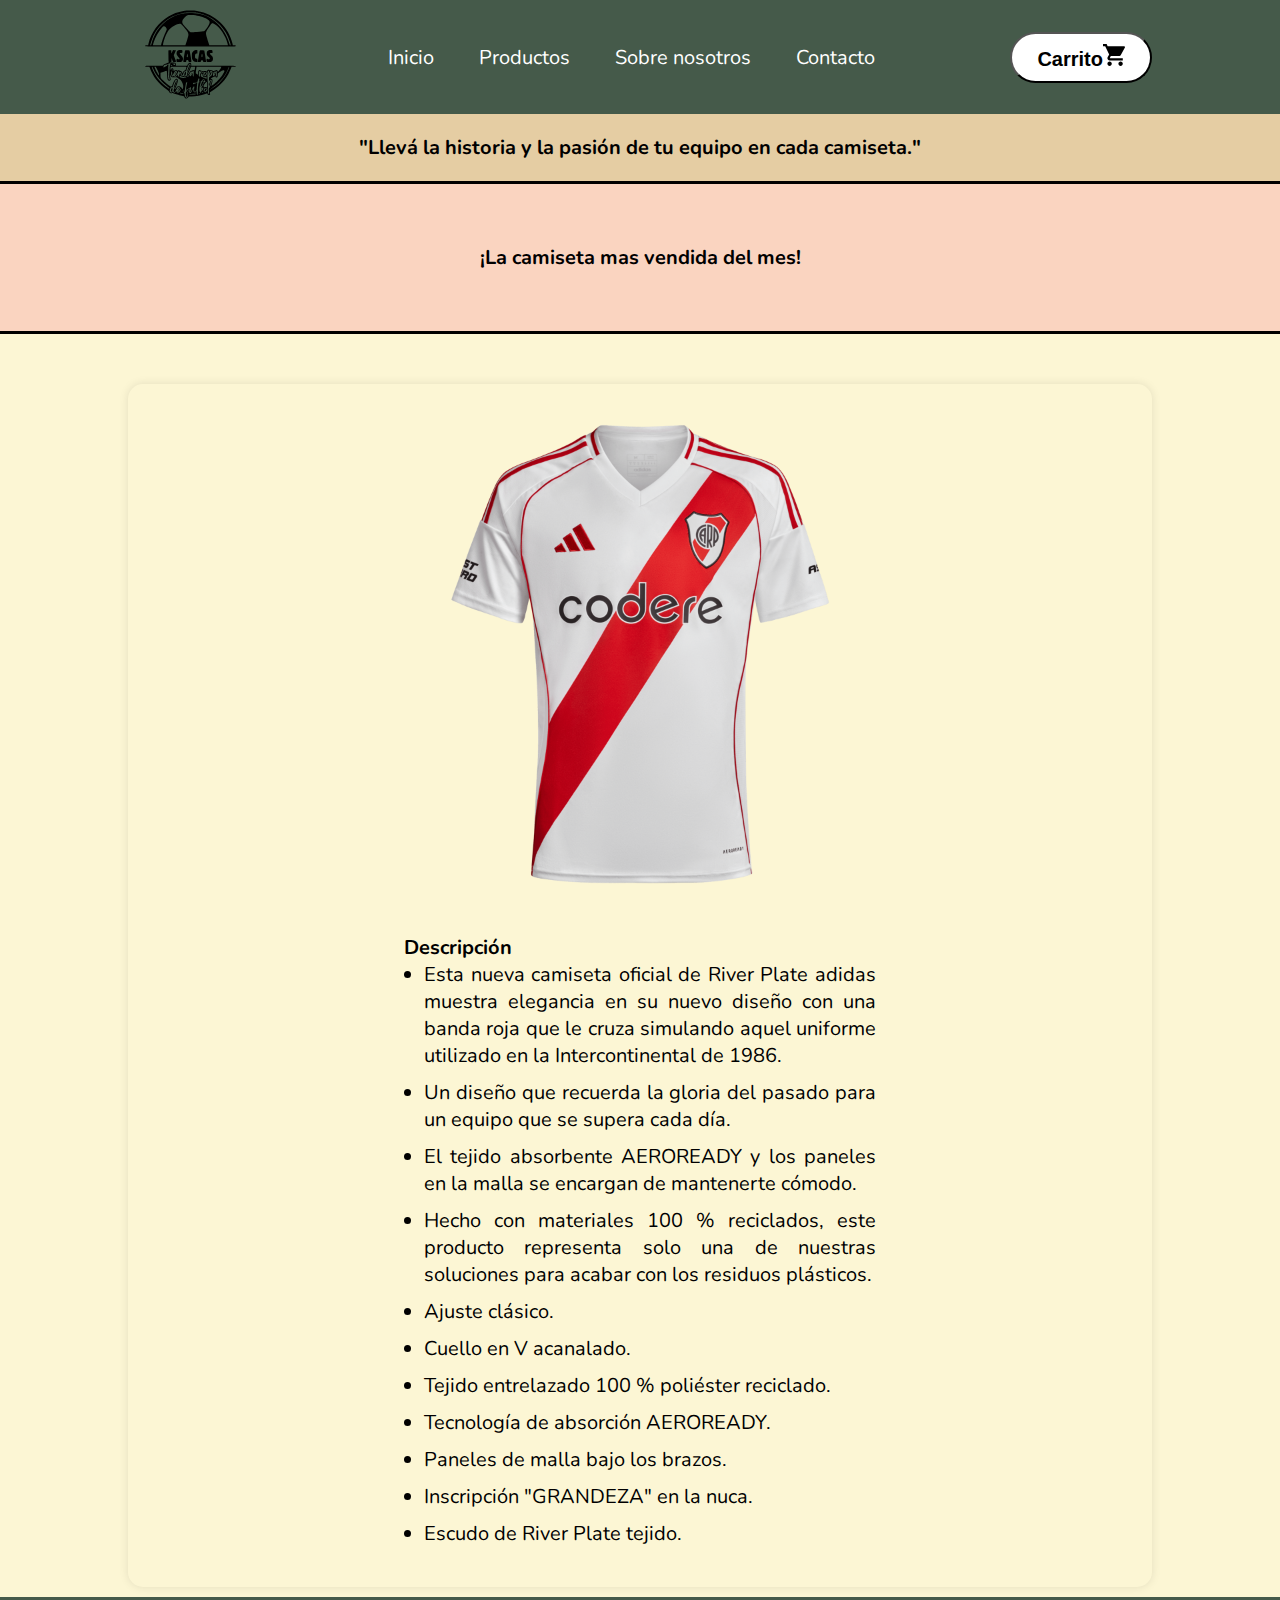
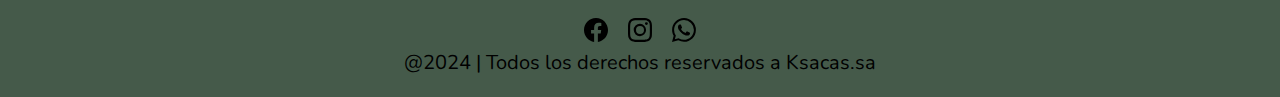
<file: index.html>
<!DOCTYPE html>
<html lang="es">
<head>
    <meta charset="UTF-8">
    <meta name="viewport" content="width=device-width, initial-scale=1.0">
    <title>Ksacas</title>
    <link rel="stylesheet" href="./style.css">
</head>
<body>
    <header class="header">
        <div class="logo">
            <img src="img/1.svg" alt="logo">
        </div>
        <nav >
            <ul class="links-nav">
                <li><a href="index.html">Inicio</a></li>  
                <li><a href="paginas/productos.html">Productos</a></li>
                <li><a href="paginas/sobrenosotros.html">Sobre nosotros</a></li>
                <li><a href="paginas/contacto.html">Contacto</a></li>
            </ul>
        </nav>
        <a href="#" class="btn"><button>Carrito<i><img src="img/shopping-cart_icon-icons.com_72552.svg" alt="carrito" width="22px"></i></button></a>
    </header>
    <div class="tit-index"> <h2>"Llevá la historia y la pasión de tu equipo en cada camiseta."</h2></div>
    <div class="tit-casmasvend"> <h2>¡La camiseta mas vendida del mes!</h2></div>
    <main class="main-index">
        <img src="img/Productos-destacados/producto-destacado-1.jpg" alt="Producto mas vendido" id="img-index">
        <div id="desc-prod">
            <b>Descripción</b>
            <ul>
                <li>Esta nueva camiseta oficial de River Plate adidas muestra elegancia en su nuevo diseño con una banda roja que le cruza simulando aquel uniforme utilizado en la Intercontinental de 1986.</li>
                <li>Un diseño que recuerda la gloria del pasado para un equipo que se supera cada día.</li>
                <li>El tejido absorbente AEROREADY y los paneles en la malla se encargan de mantenerte cómodo.</li>
                <li>Hecho con materiales 100 % reciclados, este producto representa solo una de nuestras soluciones para acabar con los residuos plásticos.</li>
                <li>Ajuste clásico.</li>
                <li>Cuello en V acanalado.</li>
                <li>Tejido entrelazado 100 % poliéster reciclado.</li>
                <li>Tecnología de absorción AEROREADY.</li>
                <li>Paneles de malla bajo los brazos.</li>
                <li>Inscripción "GRANDEZA" en la nuca.</li>
                <li>Escudo de River Plate tejido.</li>
            </ul>
        </div>
    </main>



    <footer class="footer">
        <ul class="icons-redes">
          <li class="elem-icon"></li>
          <a href="#" class="icon"><img src="img/facebook.svg" alt="icono facebook" width="24px" height="24px"></a>
          <li class="elem-icon"></li>
          <a href="#" class="icon"><img src="img/instagram.svg" alt="icono instagram" width="24px" height="24px"></a>
          <li class="elem-icon"></li>
          <a href="#" class="icon"><img src="img/whatsapp.svg" alt="icono whatsapp" width="24px" height="24px"></a>
        </ul>
      
        <div><p>@2024 | Todos los derechos reservados a Ksacas.sa</p></div>
    </footer>   
<script src="../script.js"></script>
</body>
</html>
</file>
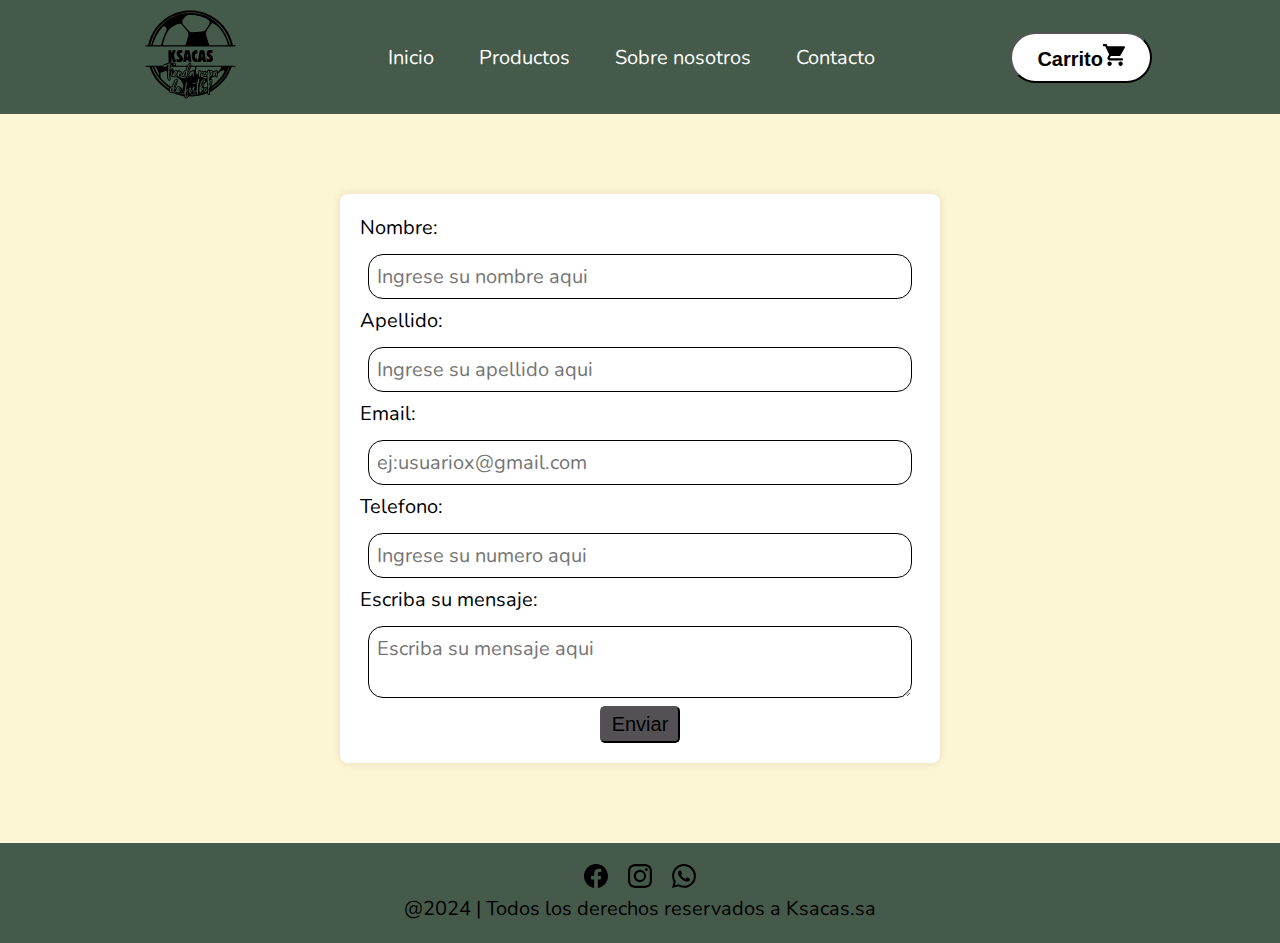
<file: paginas/contacto.html>
<!DOCTYPE html>
<html lang="es">
<head>
    <meta charset="UTF-8">
    <meta name="viewport" content="width=device-width, initial-scale=1.0">
    <title>Document</title>
    <link rel="stylesheet" href="./../style.css">
</head>
 <body>
    <header class="header">
        <div class="logo">
            <img src="../img/1.svg" alt="logo">
        </div>
        <nav >
            <ul class="links-nav">
                <li><a href="../index.html">Inicio</a></li>  
                <li><a href="productos.html">Productos</a></li>
                <li><a href="sobrenosotros.html">Sobre nosotros</a></li>
                <li><a href="contacto.html">Contacto</a></li>
            </ul>
        </nav>
        <a href="#" class="btn"><button>Carrito<i><img src="../img/shopping-cart_icon-icons.com_72552.svg" alt="carrito" width="22px"></i></button></a>
    </header>
 

    <section class="form">
        <form action="https://formsubmit.co/marcospalavecino57@gmail.com" method="post" id="contactForm">
            <div>
                <label for="nombre">Nombre: </label>
                <input type="text" name="nombre" id="nombre" placeholder="Ingrese su nombre aqui">
                <label for="apellido">Apellido: </label>
                <input type="text" name="apellido" id="apellido" placeholder="Ingrese su apellido aqui">
                <label for="email">Email:</label>
                <input type="email" name="email" id="email" placeholder="ej:usuariox@gmail.com">
                <label for="telefono">Telefono: </label>
                <input type="tel" name="tel" id="telefono" placeholder="Ingrese su numero aqui">
                <label for="mensaje">Escriba su mensaje:</label>
                <textarea name="msj" id="msj" placeholder="Escriba su mensaje aqui"></textarea>
                <button type="submit">Enviar</button>
            </div>

        </form>

    </section>
    <footer class="footer">
        <ul class="icons-redes">
          <li class="elem-icon"></li>
          <a href="#" class="icon"><img src="../img/facebook.svg" alt="icono facebook" width="24px" height="24px"></a>
          <li class="elem-icon"></li>
          <a href="#" class="icon"><img src="../img/instagram.svg" alt="icono instagram" width="24px" height="24px"></a>
          <li class="elem-icon"></li>
          <a href="#" class="icon"><img src="../img/whatsapp.svg" alt="icono whatsapp" width="24px" height="24px"></a>
        </ul>
      
        <div><p>@2024 | Todos los derechos reservados a Ksacas.sa</p></div>
      </footer>   
      <script src="../script.js"></script>
    </body>
</html>
</file>
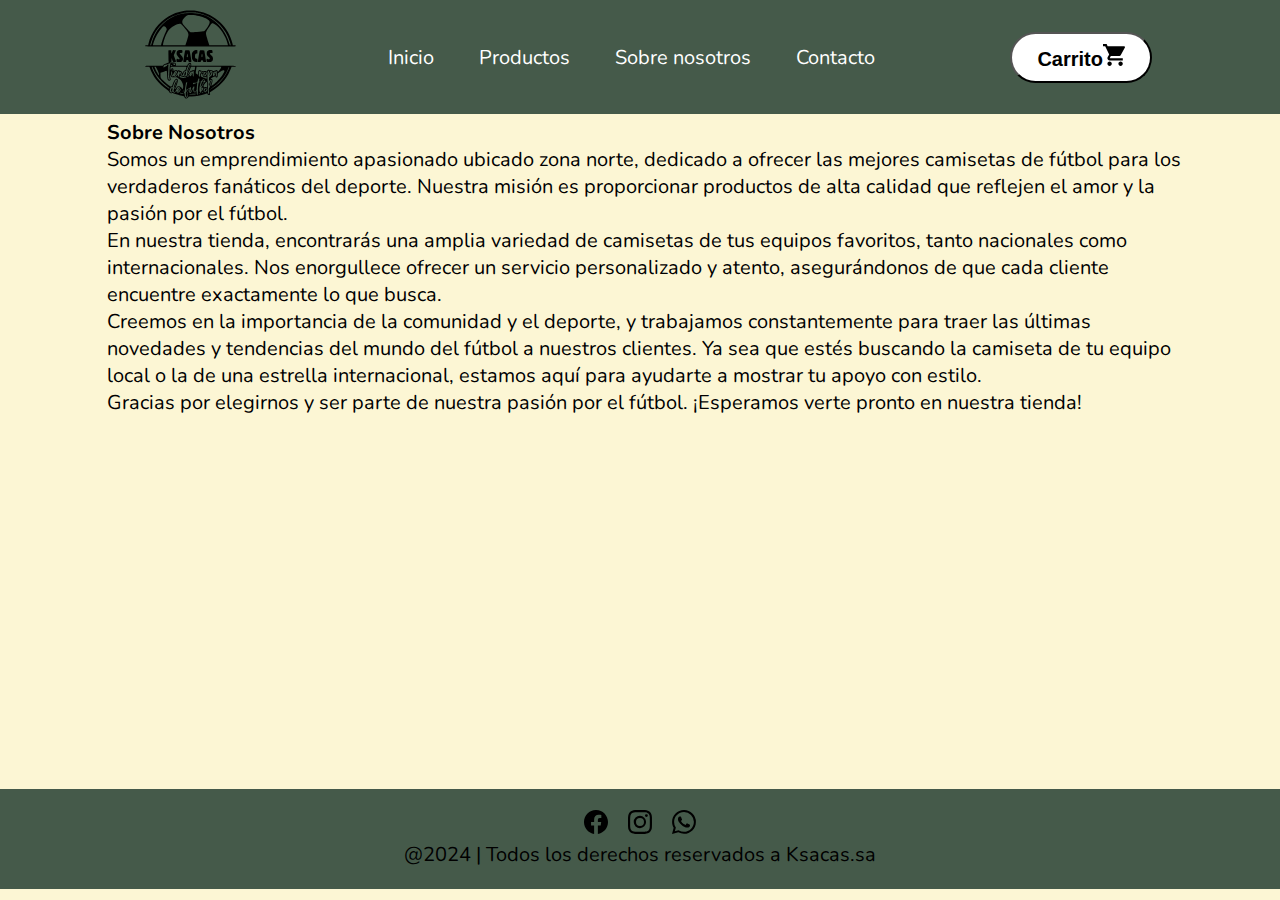
<file: paginas/sobrenosotros.html>
<!DOCTYPE html>
<html lang="es">
<head>
    <meta charset="UTF-8">
    <meta name="viewport" content="width=device-width, initial-scale=1.0">
    <title>Sobre nosotros</title>
    <link rel="stylesheet" href="./../style.css">
</head>
<body>
    <header class="header">
        <div class="logo">
            <img src="../img/1.svg" alt="logo">
        </div>
        <nav >
            <ul class="links-nav">
                <li><a href="../index.html">Inicio</a></li>
                <li><a href="productos.html">Productos</a></li>
                <li><a href="sobrenosotros.html">Sobre nosotros</a></li>
                <li><a href="contacto.html">Contacto</a></li>
            </ul>
        </nav>
        <a href="#" class="btn"><button>Carrito<i><img src="../img/shopping-cart_icon-icons.com_72552.svg" alt="carrito" width="22px"></i></button></a>
    </header>
    <main>
        <section class="texto-sn">
            <h3> Sobre Nosotros</h3>
            <p>Somos un emprendimiento apasionado ubicado zona norte, dedicado a ofrecer las mejores camisetas de fútbol para los verdaderos fanáticos del deporte. Nuestra misión es proporcionar productos de alta calidad que reflejen el amor y la pasión por el fútbol.</p>
            <p>En nuestra tienda, encontrarás una amplia variedad de camisetas de tus equipos favoritos, tanto nacionales como internacionales. Nos enorgullece ofrecer un servicio personalizado y atento, asegurándonos de que cada cliente encuentre exactamente lo que busca.</p>
            <p>Creemos en la importancia de la comunidad y el deporte, y trabajamos constantemente para traer las últimas novedades y tendencias del mundo del fútbol a nuestros clientes. Ya sea que estés buscando la camiseta de tu equipo local o la de una estrella internacional, estamos aquí para ayudarte a mostrar tu apoyo con estilo.</p>
            <p>Gracias por elegirnos y ser parte de nuestra pasión por el fútbol. ¡Esperamos verte pronto en nuestra tienda!</p>
        
        </section>
        </main>   
        <footer class="footer">
            <ul class="icons-redes">
              <li class="elem-icon"></li>
              <a href="#" class="icon"><img src="../img/facebook.svg" alt="icono facebook" width="24px" height="24px"></a>
              <li class="elem-icon"></li>
              <a href="#" class="icon"><img src="../img/instagram.svg" alt="icono instagram" width="24px" height="24px"></a>
              <li class="elem-icon"></li>
              <a href="#" class="icon"><img src="../img/whatsapp.svg" alt="icono whatsapp" width="24px" height="24px"></a>
            </ul>
          
            <div><p>@2024 | Todos los derechos reservados a Ksacas.sa</p></div>
          </footer>  
</body>
</html>
</file>
<file: style.css>
@import url('https://fonts.googleapis.com/css2?family=Nunito:ital@0;1&display=swap');

*{
    box-sizing: border-box; 
    padding: 0%;
    margin: 0%;
    font-size: 20px;
}
body{
    background-color: rgb(252, 246, 212);
    font-family: "Nunito", sans-serif;
}
.header{
 background-color: rgb(69, 90, 74);   
 display: flex;
 justify-content: space-between;
align-items: center;
height: 5.7em;
padding: 5px 10%;
}
.header .logo img{
height: 125px;
width: auto;
}
.header .links-nav{
    list-style: none;
    
}
.header .links-nav li{
    display: inline-block;
    padding: 0 20px;
    
}
.header .links-nav li:hover{
    transform: scale(1.1);


}
.header .links-nav a{
 font-size: 700;
 color: rgb(255, 255, 255);
 text-decoration: none;
 transition: all 0.3s ease 0s;
}
.header .links-nav a:hover{
    color: rgb(202, 165, 1);
   
}

.header .btn button{
    font-weight: 700;
    color: black;
    padding: 10px 25px;
    background-color: rgb(255, 255, 255);
    border-radius: 40px;
    transition: all 0.3s ease 0s;
}
.header .btn button:hover{
    background-color: azure;
    color: rgb(202, 165, 1);
    transform: scale(1.1);

}

.tit_prod{
    background-color: chocolate;
    padding: 1em;
    text-align: center;
}
.tit-index{
    background-color: #E5CDA3;
    padding: 1em;
    text-align: center;

}
.tit-casmasvend{
    background-color: #FAD4C0;
    padding: 3em;
    text-align: center;
    border-top: solid;
    border-bottom: solid;
    font-weight: 700;
}
.texto-sn{
    min-height: 75vh;
    width: 85%;
    padding: 5px;
    margin-left: 8%;
}
.container-productos{
    display: flex;
    justify-content: center;
    align-items: center;
    min-height: 100vh;
    background-color: rgb(251, 255, 201);
    flex-wrap: wrap;

}
.card ,.card-arg{
    position: relative;
    width: 20em;
    height: 26em;
    margin: 15px;
    background: aliceblue;
    border: solid;
    border-radius: 25px;
    overflow: hidden;

}
.card-res{
    position: relative;
    width: 16em;
    height: 20em;
    margin: 15px;
    background: rgb(255, 244, 182);
    border: solid;
    border-radius: 25px;
    overflow: hidden;
}

.card::before{
    content: "";
    position: absolute;
    top: -50%;
    width: 100%;
    height: 100%;
    background: #be0000;
    transform:skewY(310deg);
    transition: 500ms;
}

.card-arg::before{
    content: "";
    position: absolute;
    top: -50%;
    width: 100%;
    height: 100%;
    background: #3dd2ff;
    transform:skewY(310deg);
    transition: 500ms;
}

.card:hover::before , .card-arg:hover::before{
    top:-70%;
    transform: skewY(360deg);
}

.card .img-box, .card-arg .img-box{
    position: relative;
    width: 100%;
    display: flex;
    justify-content: center;
    align-items: center;
    padding-top: 20px;
}
.card .content-box, .card-arg .content-box{
    position: relative;
    padding: 20px;
    display:flex;
    justify-content: center;
    align-items: center;
    flex-direction: column;
}
.card .img-box img , .card-arg .img-box img{
    height: 18.75em;
    width: auto;
}
#enlinea{
    display: inline;
    align-items: flex-start;
    margin-top: none;
}
#margins{
    margin: 1em;
}
#svg-res{
    width: 60px;
    height: 60px;
    padding-top: 1em;
}


.footer{
    position: relative;   
    width: 100%;
    background-color: rgb(69, 90, 74);   
    min-height: 100px;
    padding: 20px 50px;
    display: flex;
    justify-content: center;
    flex-direction: column;
    align-items: center;   
       
}
.icons-redes{
    display: flex;
    justify-content: center;
    align-items: center;
    position: relative;
    margin:10px,5px;
    flex-wrap: wrap;
}
.elem-icon{
list-style: none;
}
.icon{
    color: white;
    display: inline-block;
    margin: 0 10px;
    transition: 500ms;
}
.icon :hover{
 transform: translateY(-10px);
}

.form form{
    background-color: white;
}

.form {
    max-width: 30em;
    margin: 80px auto;
    padding: 20px;
    background-color: #fff;
    box-shadow: 0 0 10px rgba(0, 0, 0, 0.1);
    border-radius: 8px;
}
.form form div{
    display: flex;
    flex-direction: column;
}
.form label{
    margin-bottom: 5px;
}
.form input, #msj{
    padding: 8px;
    margin:8px;
    border: 1px solid;
    border-radius: 15px;
    font-family: "Nunito", sans-serif;
}
.form button{
    background-color: #545155;
    color: black;
    border-radius: 5px;
    max-width: 50vw;
    margin: auto;
    display: block;
    padding: 5px 10px;
    
}
.form button:hover{
    background-color: rgb(134, 198, 255);
    transform: scale(1.1);
}

.main-index {
    display: flex;
    flex-direction: column;
    align-items: center; 
    max-width: 80vw;
    margin: 50px auto;
    padding: 20px;
    margin-bottom: 10px;
    /* background-color: #e6b6b6; */
    background-color:(252, 246, 211);
    box-shadow: 0 0 10px rgba(0, 0, 0, 0.1);
    border-radius: 15px;
}

#img-index {
    width: 100%;
    max-width: 500px;
    height: auto;
    margin-bottom: 20px;
}

#desc-prod {
    font-size: 1em;
    text-align: justify;
    padding: 10px;
    width: 100%; 
    max-width: 700px;
}

#desc-prod ul {
    padding-left: 20px; 
    margin: 0; 
    width: 100%; 
}

#desc-prod li {
    margin-bottom: 10px; 
    width: 100%; 
}



@media (max-width: 475px){
    .header{
    background-color: rgb(69, 90, 74);   
    display: flex;
    justify-content: space-between;
    align-items: center;
    height: 8em;
    padding: 5px 5%;
    flex-wrap: nowrap;
    width: 100%;
    overflow-x: hidden;
    }

    .header .btn button{
        font-weight:400;
        color: black;
        padding: 5px 5vw;
        background-color: rgb(255, 255, 255);
        border-radius: 40px;
        transition: all 0.3s ease 0s;
        max-width: 100%;
    }

    .main-index {
        max-width: 95vw;
        padding: 10px;
    }

}


#desc-prod{
    max-width: 50%;
}
</file>
